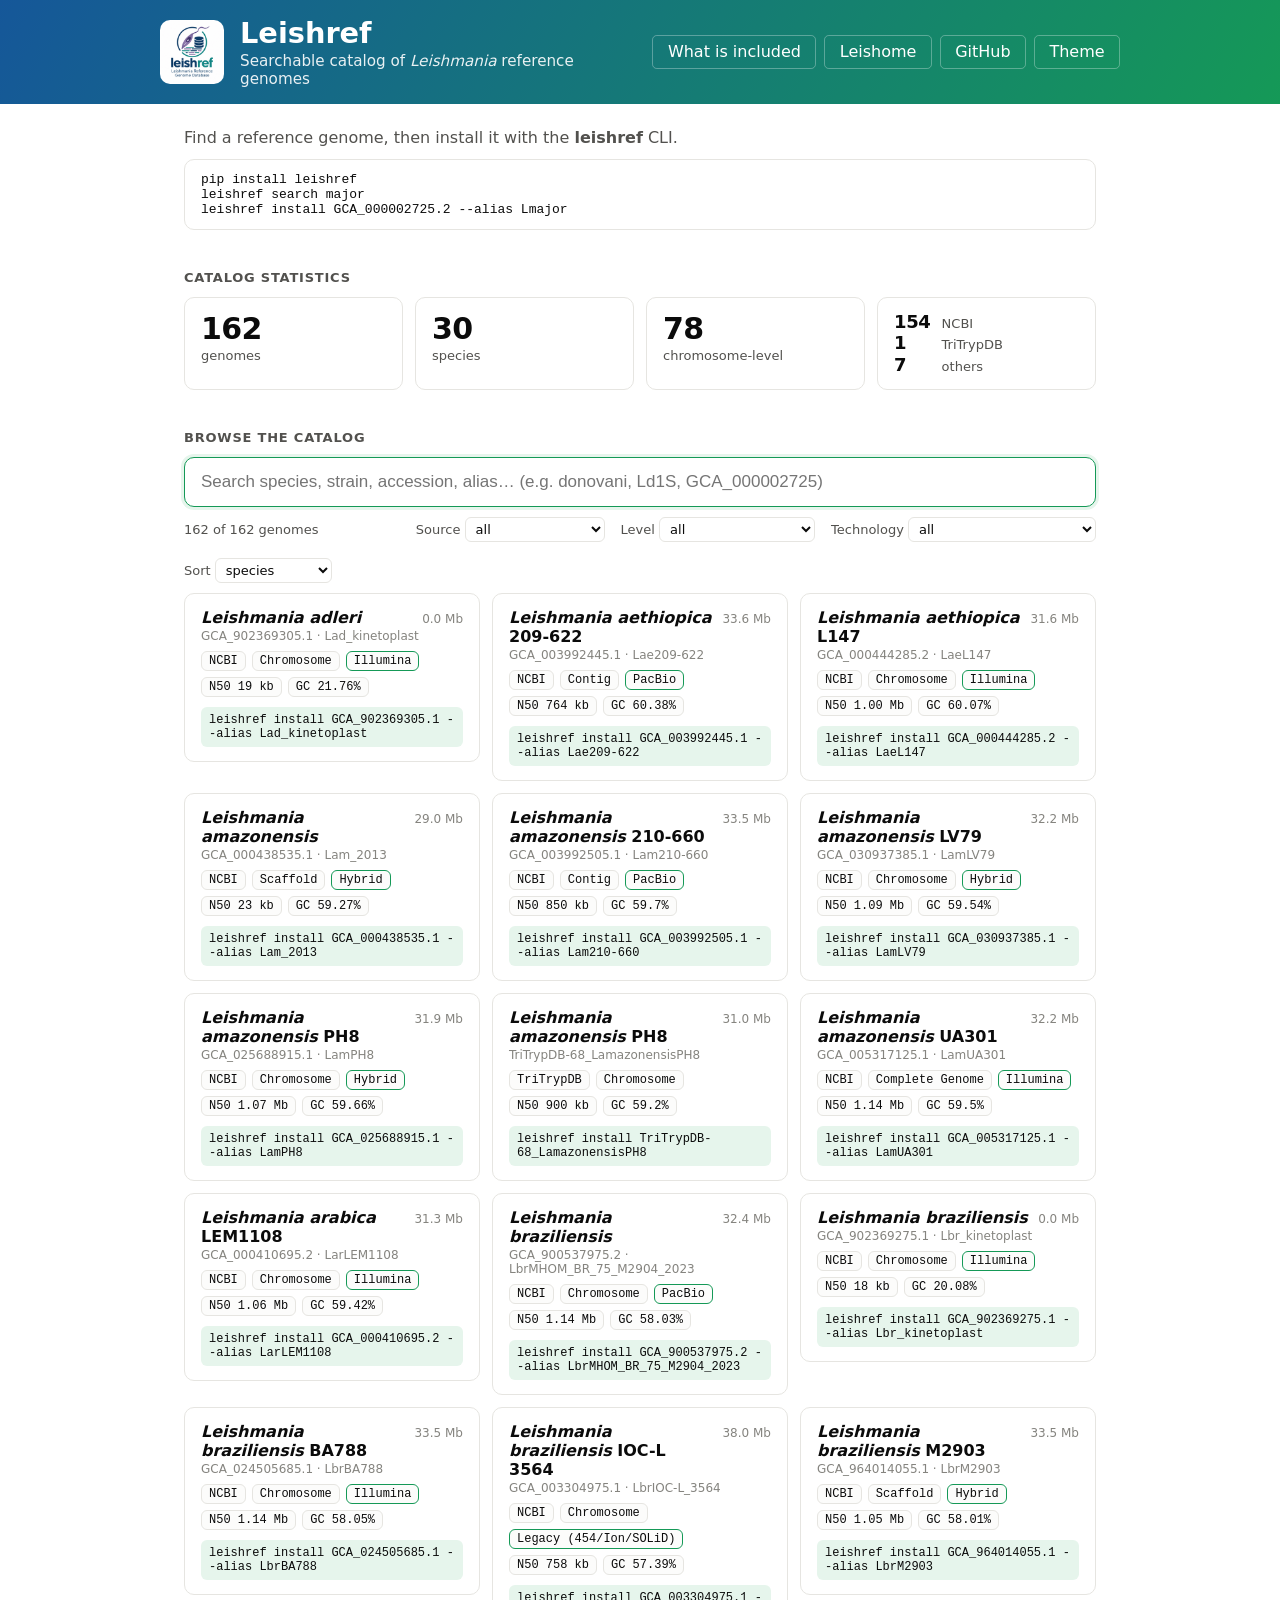
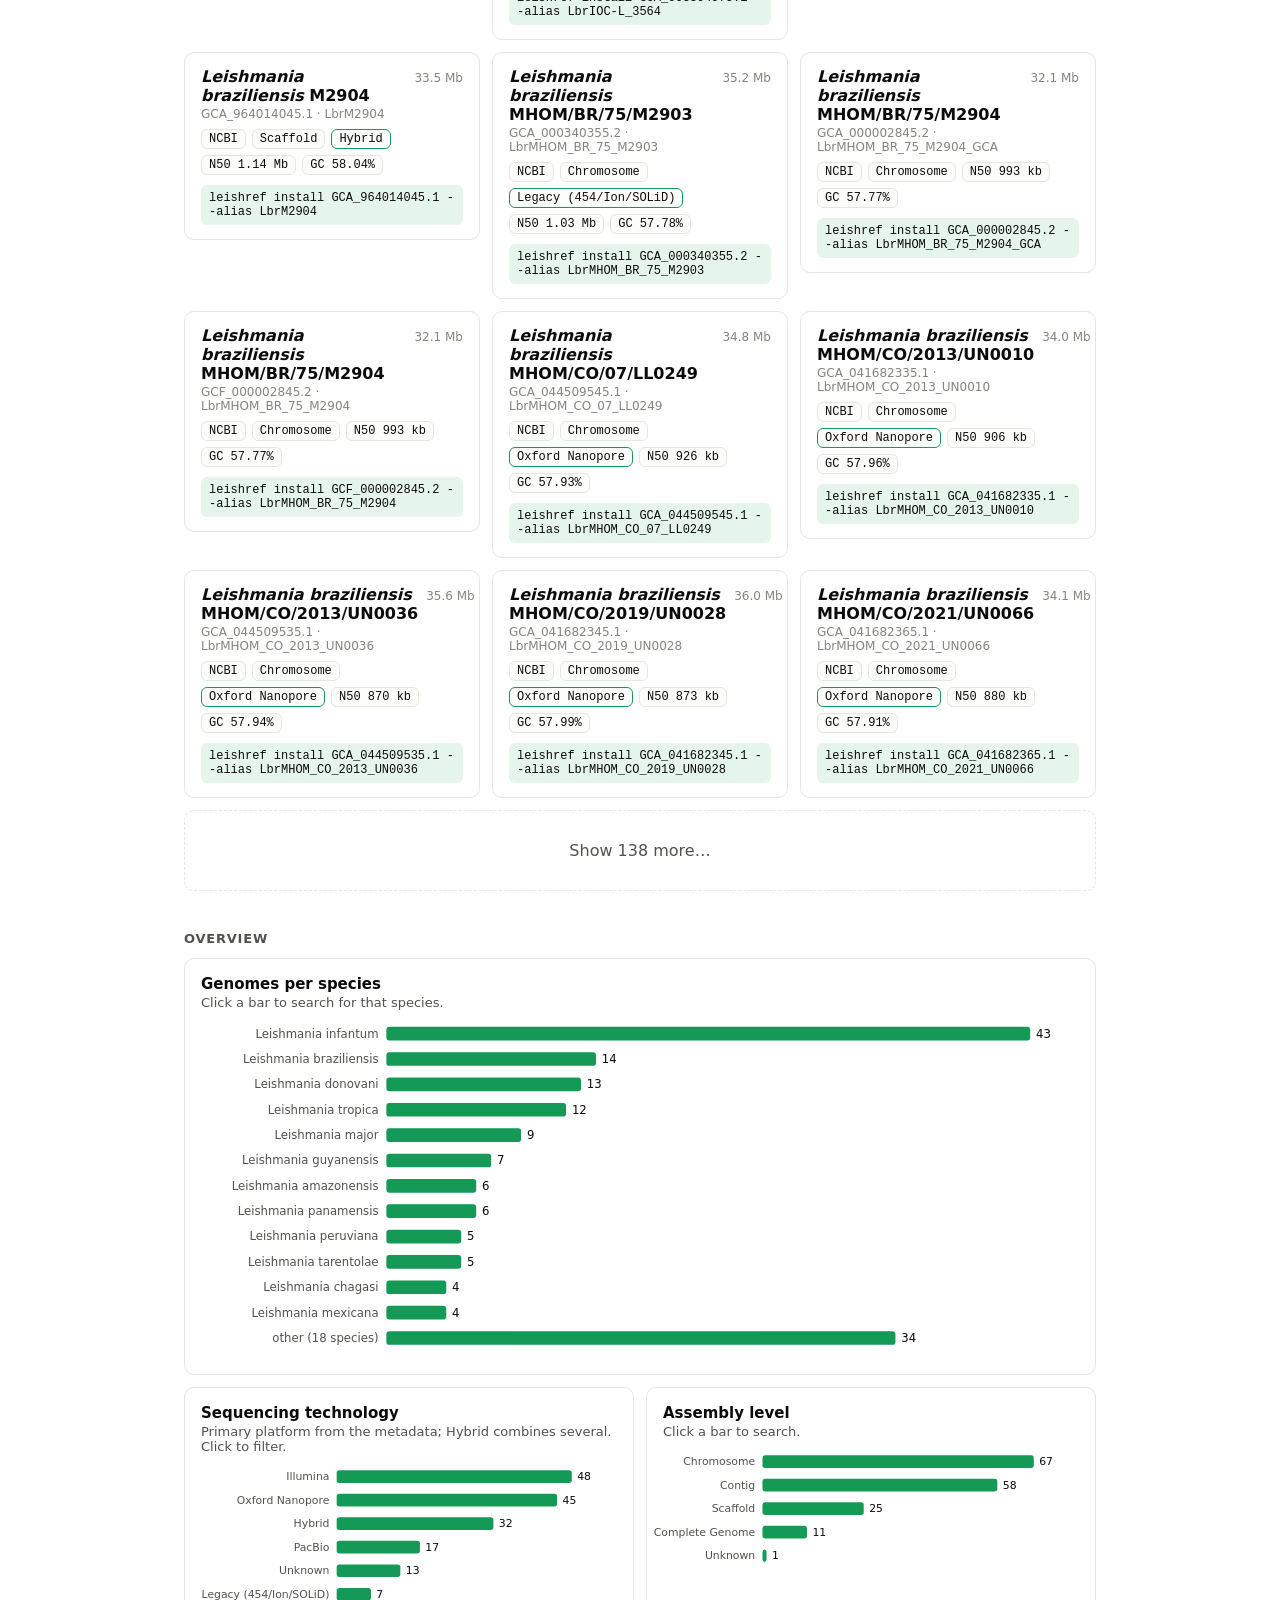
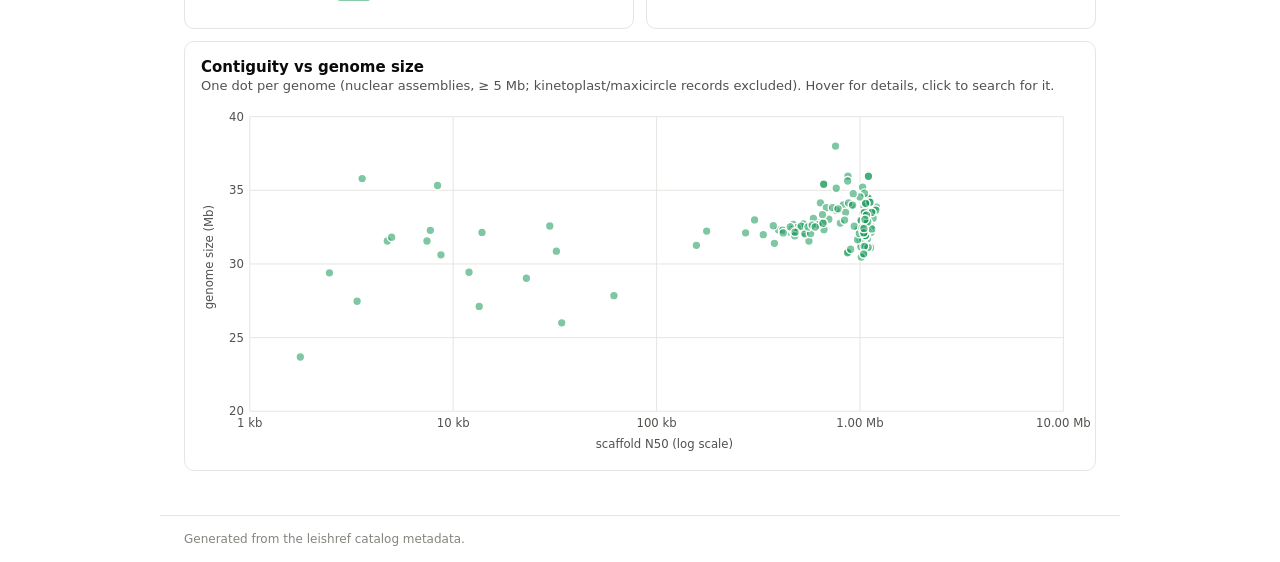
<file: leishref-web/index.html>
<!DOCTYPE html>
<html lang="en">
<head>
<meta charset="UTF-8">
<meta name="viewport" content="width=device-width, initial-scale=1">
<title>Leishref catalog</title>
<script>(function(){var t=localStorage.getItem("theme");if(t)document.documentElement.setAttribute("data-theme",t);})();</script>
<link rel="icon" type="image/png" href="logo.png">
<link rel="stylesheet" href="style.css">
</head>
<body>
<header>
  <div class="inner">
    <a href="./" class="logo"><img src="logo.png" alt="Leishref logo"></a>
    <div class="title"><h1>Leishref</h1><p>Searchable catalog of <i>Leishmania</i> reference genomes</p></div>
    <nav>
      <a class="btn" href="about.html">What is included</a>
      <a class="btn" href="https://leishome.github.io/">Leishome</a>
      <a class="btn" href="https://github.com/leishome/leishref" target="_blank" rel="noopener">GitHub</a>
      <button id="theme" type="button" aria-label="Toggle dark mode">Theme</button>
    </nav>
  </div>
</header>
<main class="registry">
  <div class="intro">
    <p>Find a reference genome, then install it with the <b>leishref</b> CLI.</p>
    <pre><code>pip install leishref
leishref search major
leishref install GCA_000002725.2 --alias Lmajor</code></pre>
  </div>

  <h2>Catalog statistics</h2>
  <div class="tiles" id="tiles"></div>

  <h2>Browse the catalog</h2>
  <input id="q" type="search" placeholder="Search species, strain, accession, alias… (e.g. donovani, Ld1S, GCA_000002725)" autofocus aria-label="Search catalog">
  <div class="bar">
    <span id="count"></span>
    <label>Source <select id="source"><option value="">all</option></select></label>
    <label>Level <select id="level"><option value="">all</option></select></label>
    <label>Technology <select id="tech"><option value="">all</option></select></label>
    <label>Sort <select id="sort">
      <option value="species">species</option>
      <option value="id">identifier</option>
      <option value="size">genome size</option>
      <option value="n50">scaffold N50</option>
      <option value="date">date added</option>
    </select></label>
  </div>
  <div class="grid" id="list"><div class="empty">Loading catalog…</div></div>

  <h2>Overview</h2>
  <div class="chart"><h4>Genomes per species</h4><p>Click a bar to search for that species.</p><div id="c-species"></div></div>
  <div class="two">
    <div class="chart"><h4>Sequencing technology</h4><p>Primary platform from the metadata; Hybrid combines several. Click to filter.</p><div id="c-tech"></div></div>
    <div class="chart"><h4>Assembly level</h4><p>Click a bar to search.</p><div id="c-level"></div></div>
  </div>
  <div class="chart"><h4>Contiguity vs genome size</h4><p>One dot per genome (nuclear assemblies, ≥ 5 Mb; kinetoplast/maxicircle records excluded). Hover for details, click to search for it.</p><div id="c-scatter"></div></div>
</main>
<div id="tip"></div>
<footer>Generated from the leishref catalog metadata.</footer>
<script type="module" src="catalog.js"></script>
</body>
</html>
</file>
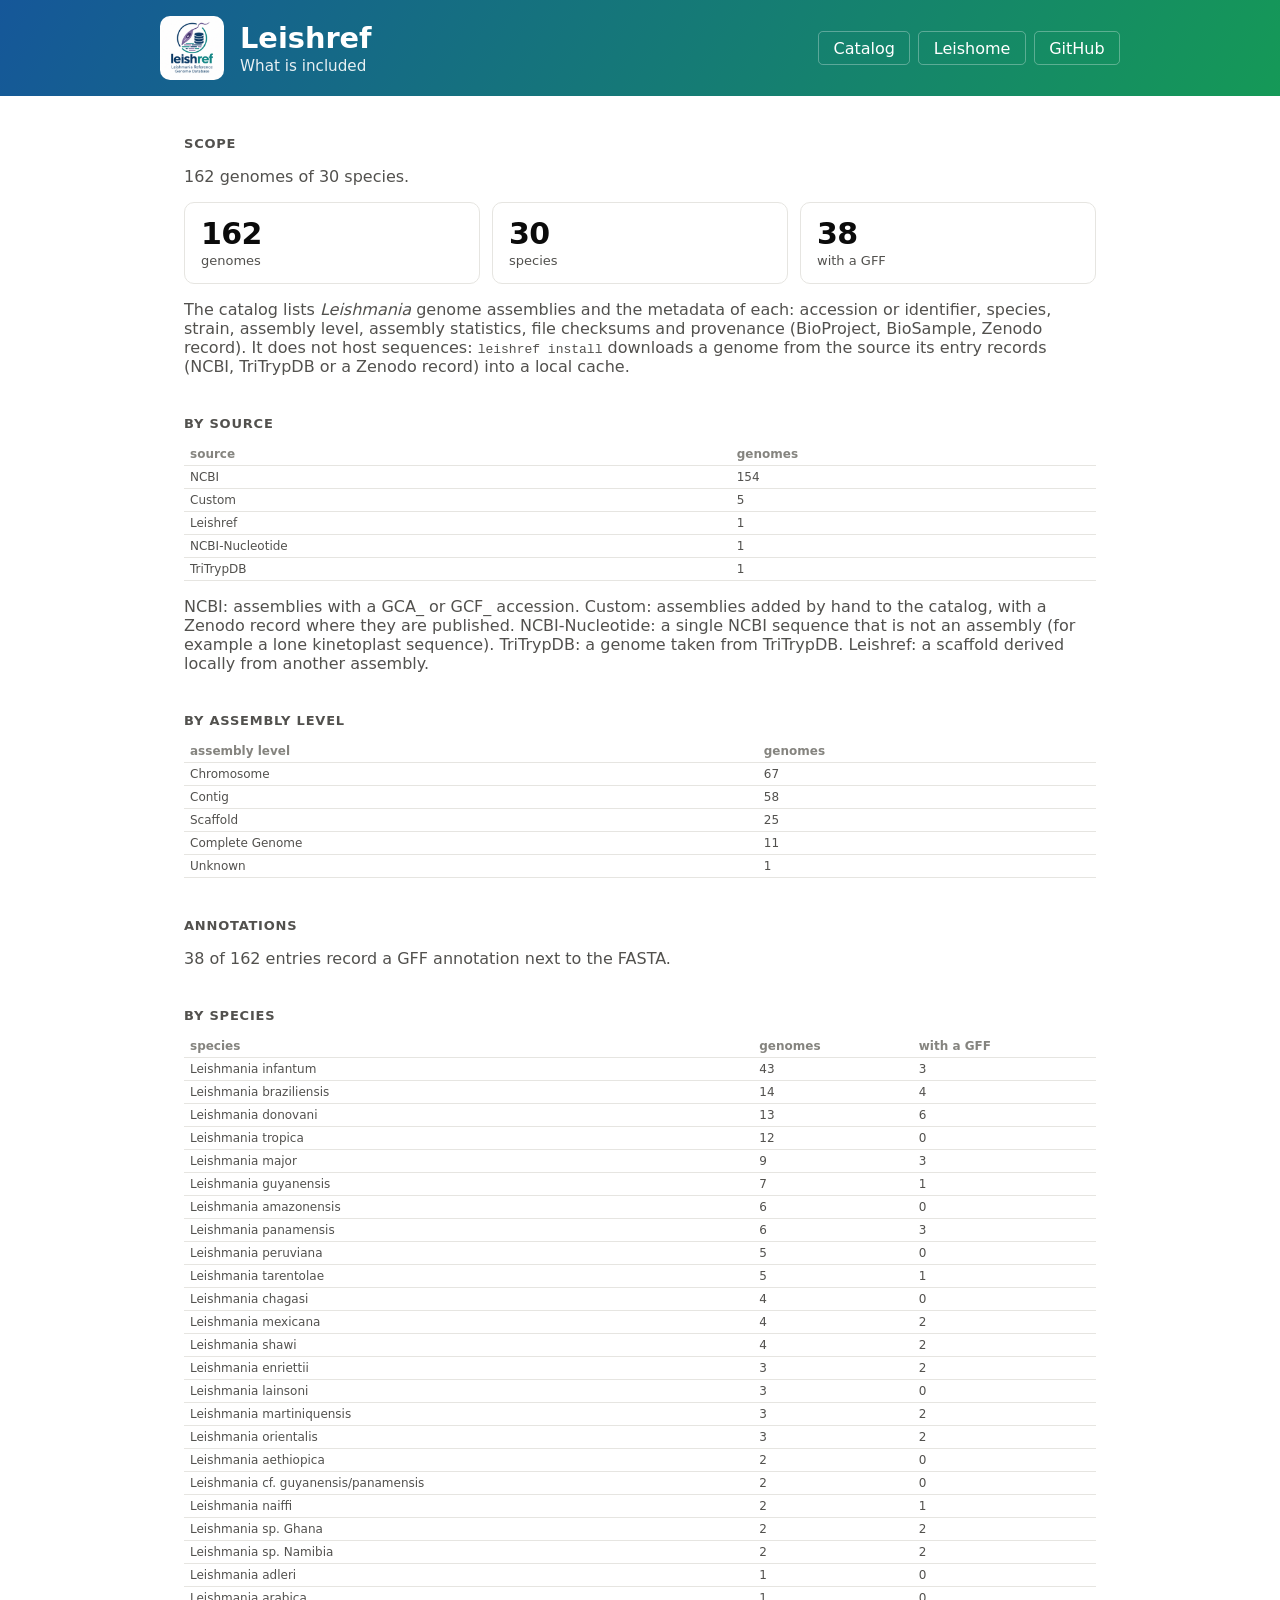
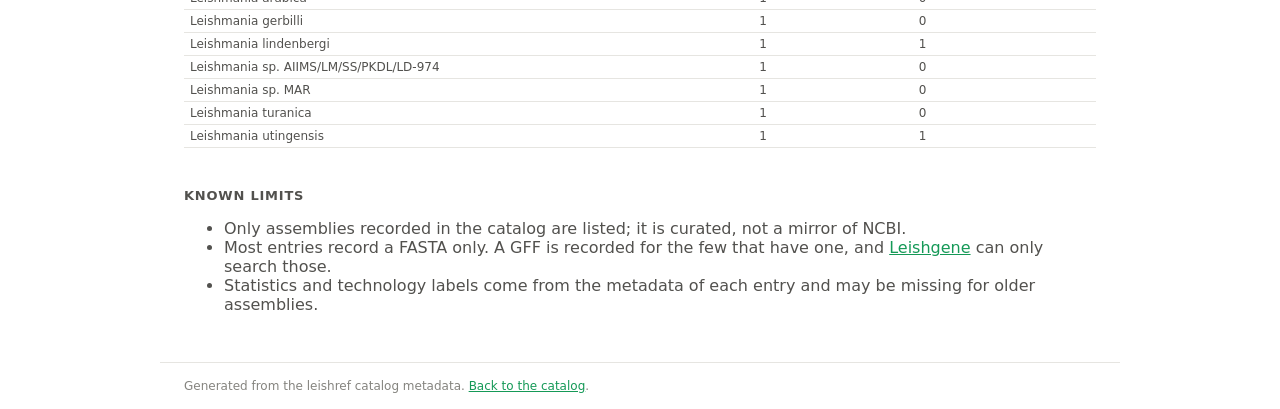
<file: leishref-web/about.html>
<!DOCTYPE html>
<html lang="en">
<head>
<meta charset="UTF-8">
<meta name="viewport" content="width=device-width, initial-scale=1">
<title>Leishref: what is included</title>
<script>(function(){var t=localStorage.getItem("theme");if(t)document.documentElement.setAttribute("data-theme",t);})();</script>
<link rel="icon" type="image/png" href="logo.png">
<link rel="stylesheet" href="style.css">
</head>
<body>
<header>
  <div class="inner">
    <a href="./" class="logo"><img src="logo.png" alt="Leishref logo"></a>
    <div class="title"><h1>Leishref</h1><p>What is included</p></div>
    <nav>
      <a class="btn" href="./">Catalog</a>
      <a class="btn" href="https://leishome.github.io/">Leishome</a>
      <a class="btn" href="https://github.com/leishome/leishref" target="_blank" rel="noopener">GitHub</a>
    </nav>
  </div>
</header>
<main class="registry about">
  <h2>Scope</h2>
  <p id="summary">Loading…</p>
  <div class="tiles" id="tiles"></div>
  <p>The catalog lists <i>Leishmania</i> genome assemblies and the metadata of each: accession or identifier, species, strain,
  assembly level, assembly statistics, file checksums and provenance (BioProject, BioSample, Zenodo record). It does not
  host sequences: <code>leishref install</code> downloads a genome from the source its entry records (NCBI, TriTrypDB or
  a Zenodo record) into a local cache.</p>

  <h2>By source</h2>
  <div id="sources"></div>
  <p>NCBI: assemblies with a GCA_ or GCF_ accession. Custom: assemblies added by hand to the catalog, with a Zenodo record
  where they are published. NCBI-Nucleotide: a single NCBI sequence that is not an assembly (for example a lone
  kinetoplast sequence). TriTrypDB: a genome taken from TriTrypDB. Leishref: a scaffold derived locally from another
  assembly.</p>

  <h2>By assembly level</h2>
  <div id="levels"></div>

  <h2>Annotations</h2>
  <p id="gff"></p>

  <h2>By species</h2>
  <div id="species"></div>

  <h2>Known limits</h2>
  <ul>
    <li>Only assemblies recorded in the catalog are listed; it is curated, not a mirror of NCBI.</li>
    <li>Most entries record a FASTA only. A GFF is recorded for the few that have one, and
    <a href="https://leishome.github.io/leishgene/">Leishgene</a> can only search those.</li>
    <li>Statistics and technology labels come from the metadata of each entry and may be missing for older assemblies.</li>
  </ul>
</main>
<footer>Generated from the leishref catalog metadata. <a href="./">Back to the catalog</a>.</footer>
<script type="module" src="about.js"></script>
</body>
</html>
</file>
<file: leishref-web/style.css>
:root { --bg:#fff; --surface:#fcfcfb; --card:#fff; --line:#e6e5e1; --text:#0b0b0b; --text2:#52514e; --muted:#85847f; --accent:#159957; --accent-soft:#e6f5ec; }
:root[data-theme="dark"] { --bg:#1a1a19; --surface:#1a1a19; --card:#222221; --line:#343432; --text:#fff; --text2:#c3c2b7; --muted:#8d8c85; --accent:#2fbf7a; --accent-soft:#1c3329; }
@media (prefers-color-scheme: dark) { :root:not([data-theme="light"]) { --bg:#1a1a19; --surface:#1a1a19; --card:#222221; --line:#343432; --text:#fff; --text2:#c3c2b7; --muted:#8d8c85; --accent:#2fbf7a; --accent-soft:#1c3329; } }
* { box-sizing: border-box; }
body { margin: 0; font-family: "Open Sans", system-ui, sans-serif; background: var(--bg); color: var(--text2); }
header { background: linear-gradient(120deg, #155799, #159957); color: #fff; padding: 1rem 1.5rem; }
.inner { max-width: 960px; margin: 0 auto; display: flex; align-items: center; gap: 1rem; flex-wrap: wrap; }
.title { flex: 1; min-width: 200px; }
.title h1 { margin: 0; font-size: 1.8rem; }
.title p { margin: .1rem 0 0; opacity: .9; font-size: .95rem; }
nav { display: flex; gap: .5rem; }
.btn, #theme { color: #fff; background: none; border: 1px solid rgba(255,255,255,.3); border-radius: .3rem; padding: .4rem .9rem; text-decoration: none; cursor: pointer; font: inherit; }
.btn:hover, #theme:hover { background: rgba(255,255,255,.15); }
main { max-width: 960px; margin: 0 auto; padding: 0 1.5rem 2rem; }
a { color: var(--accent); }
h2 { font-size: 13px; text-transform: uppercase; letter-spacing: .06em; color: var(--text2); margin: 40px 0 12px; font-weight: 600; }
.intro { margin-top: 1.5rem; }
.intro p { margin: 0 0 .75rem; }
.intro pre { margin: 0; padding: 12px 16px; background: var(--card); border: 1px solid var(--line); border-radius: 10px; overflow-x: auto; }
.intro code { color: var(--text); font-size: 13px; }
#q { width: 100%; padding: 14px 16px; font-size: 17px; border: 1px solid var(--line); border-radius: 10px; background: var(--card); color: var(--text); outline: none; }
#q:focus { border-color: var(--accent); box-shadow: 0 0 0 3px var(--accent-soft); }
.bar { display: flex; gap: 16px; align-items: center; margin: 10px 0; font-size: 13px; flex-wrap: wrap; }
.bar span { flex: 1; }
.bar select { font: inherit; padding: 3px 6px; border: 1px solid var(--line); border-radius: 6px; background: var(--card); color: var(--text); }
.grid { align-items: start; display: grid; grid-template-columns: repeat(auto-fill, minmax(290px, 1fr)); gap: 12px; }
.tool, .tile { background: var(--card); border: 1px solid var(--line); border-radius: 10px; padding: 14px 16px; }
.tool h3 { margin: 0; font-size: 16px; color: var(--text); display: flex; justify-content: space-between; gap: 8px; align-items: baseline; cursor: pointer; }
.tool h3 small { color: var(--muted); font-weight: 400; font-size: 12px; white-space: nowrap; }
.bins { color: var(--muted); font-size: 12px; margin: 2px 0 8px; overflow-wrap: anywhere; }
.vers { display: flex; flex-wrap: wrap; gap: 6px; }
.v { font: 12px ui-monospace, monospace; border: 1px solid var(--line); border-radius: 6px; padding: 2px 7px; background: var(--surface); color: var(--text); }
.cmd { margin-top: 10px; font: 12px ui-monospace, monospace; background: var(--accent-soft); color: var(--text); padding: 6px 8px; border-radius: 6px; cursor: pointer; overflow-wrap: anywhere; }
.tiles { display: grid; grid-template-columns: repeat(auto-fit, minmax(150px, 1fr)); gap: 12px; }
.tile b { display: block; font-size: 30px; letter-spacing: -.02em; line-height: 1.1; color: var(--text); }
.tile span { font-size: 13px; }
.tile.origins { display: flex; flex-direction: column; gap: 2px; }
.tile.origins div { display: flex; align-items: baseline; gap: 8px; }
.tile.origins b { display: inline; font-size: 18px; min-width: 2.2em; }
.det { display: none; margin-top: 10px; overflow-x: auto; }
.tool.open .det { display: block; }
.dt { width: 100%; font-size: 12px; border-collapse: collapse; }
.dt th, .dt td { padding: 4px 6px; border-bottom: 1px solid var(--line); text-align: left; }
.dt th { color: var(--muted); font-weight: 600; white-space: nowrap; }
.notes { font-size: 12px; white-space: pre-wrap; color: var(--text2); }
#more { font: inherit; color: inherit; background: none; border: 1px dashed var(--line); border-radius: 10px; cursor: pointer; }
.empty, .err { padding: 30px 0; text-align: center; grid-column: 1/-1; }
footer { max-width: 960px; margin: 0 auto; padding: 1rem 1.5rem; border-top: 1px solid var(--line); font-size: 12px; color: var(--muted); }

.v.tech { border-color: var(--accent); }
.two { display: grid; grid-template-columns: 1fr 1fr; gap: 12px; }
@media (max-width: 760px) { .two { grid-template-columns: 1fr; } }
.chart { background: var(--card); border: 1px solid var(--line); border-radius: 10px; padding: 16px; margin-bottom: 12px; }
.chart h4 { margin: 0 0 2px; font-size: 15px; color: var(--text); }
.chart p { margin: 0 0 10px; font-size: 13px; }
.chart svg { width: 100%; height: auto; display: block; overflow: visible; }
.chart text { fill: var(--text2); font-size: 12px; }
.chart .val { fill: var(--text); }
.chart .mark { fill: var(--accent); }
.chart .bar { cursor: pointer; outline: none; }
.chart .bar:hover .mark, .chart .bar:focus .mark { opacity: .75; }
.chart .grid { stroke: var(--line); }
.chart .dot { fill: var(--accent); fill-opacity: .55; stroke: var(--card); stroke-width: 1.5; }
.chart .sel { fill: none; stroke: var(--text); stroke-width: 1.5; opacity: 0; pointer-events: none; }
#c-scatter svg { cursor: crosshair; }
#tip { position: fixed; pointer-events: none; background: var(--text); color: var(--bg); padding: 5px 9px; border-radius: 6px; font-size: 12px; opacity: 0; transition: opacity .1s; z-index: 9; max-width: 260px; }
.logo img { height: 64px; width: 64px; display: block; border-radius: 10px; }
</file>
